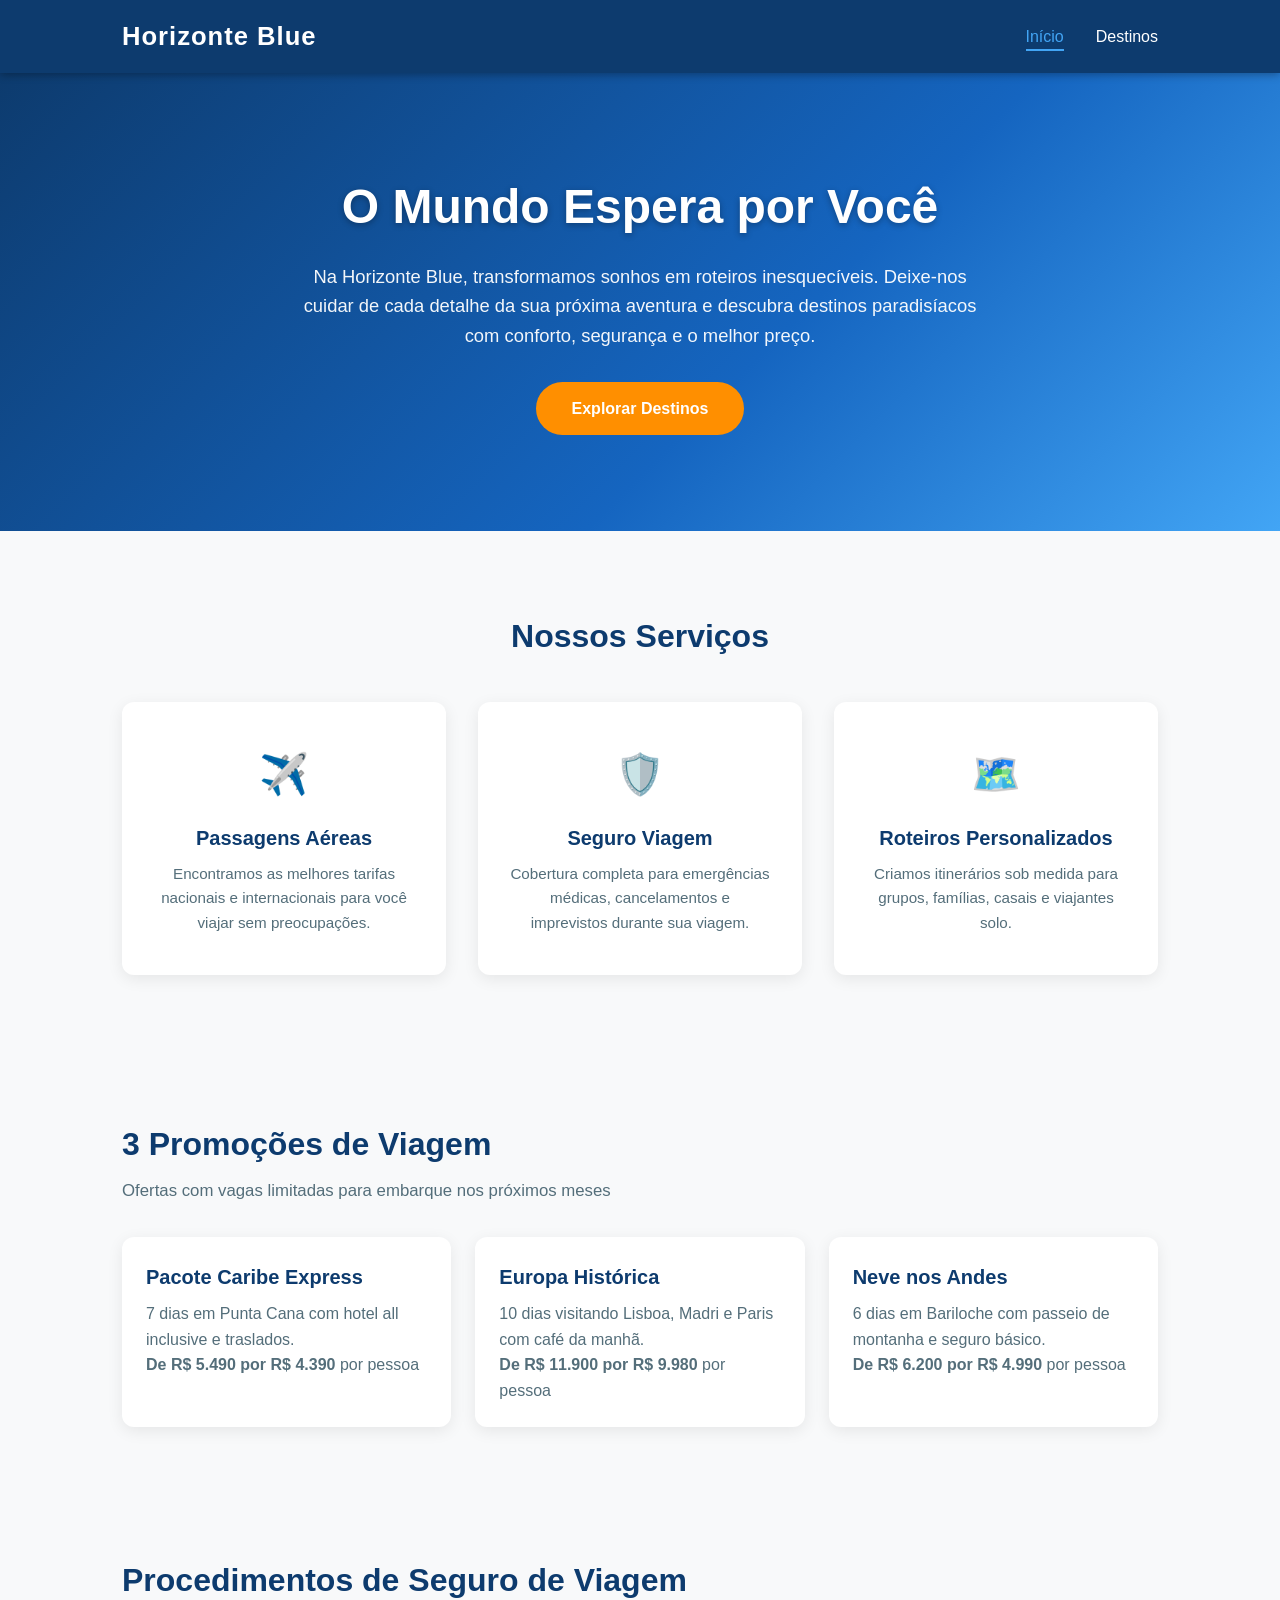
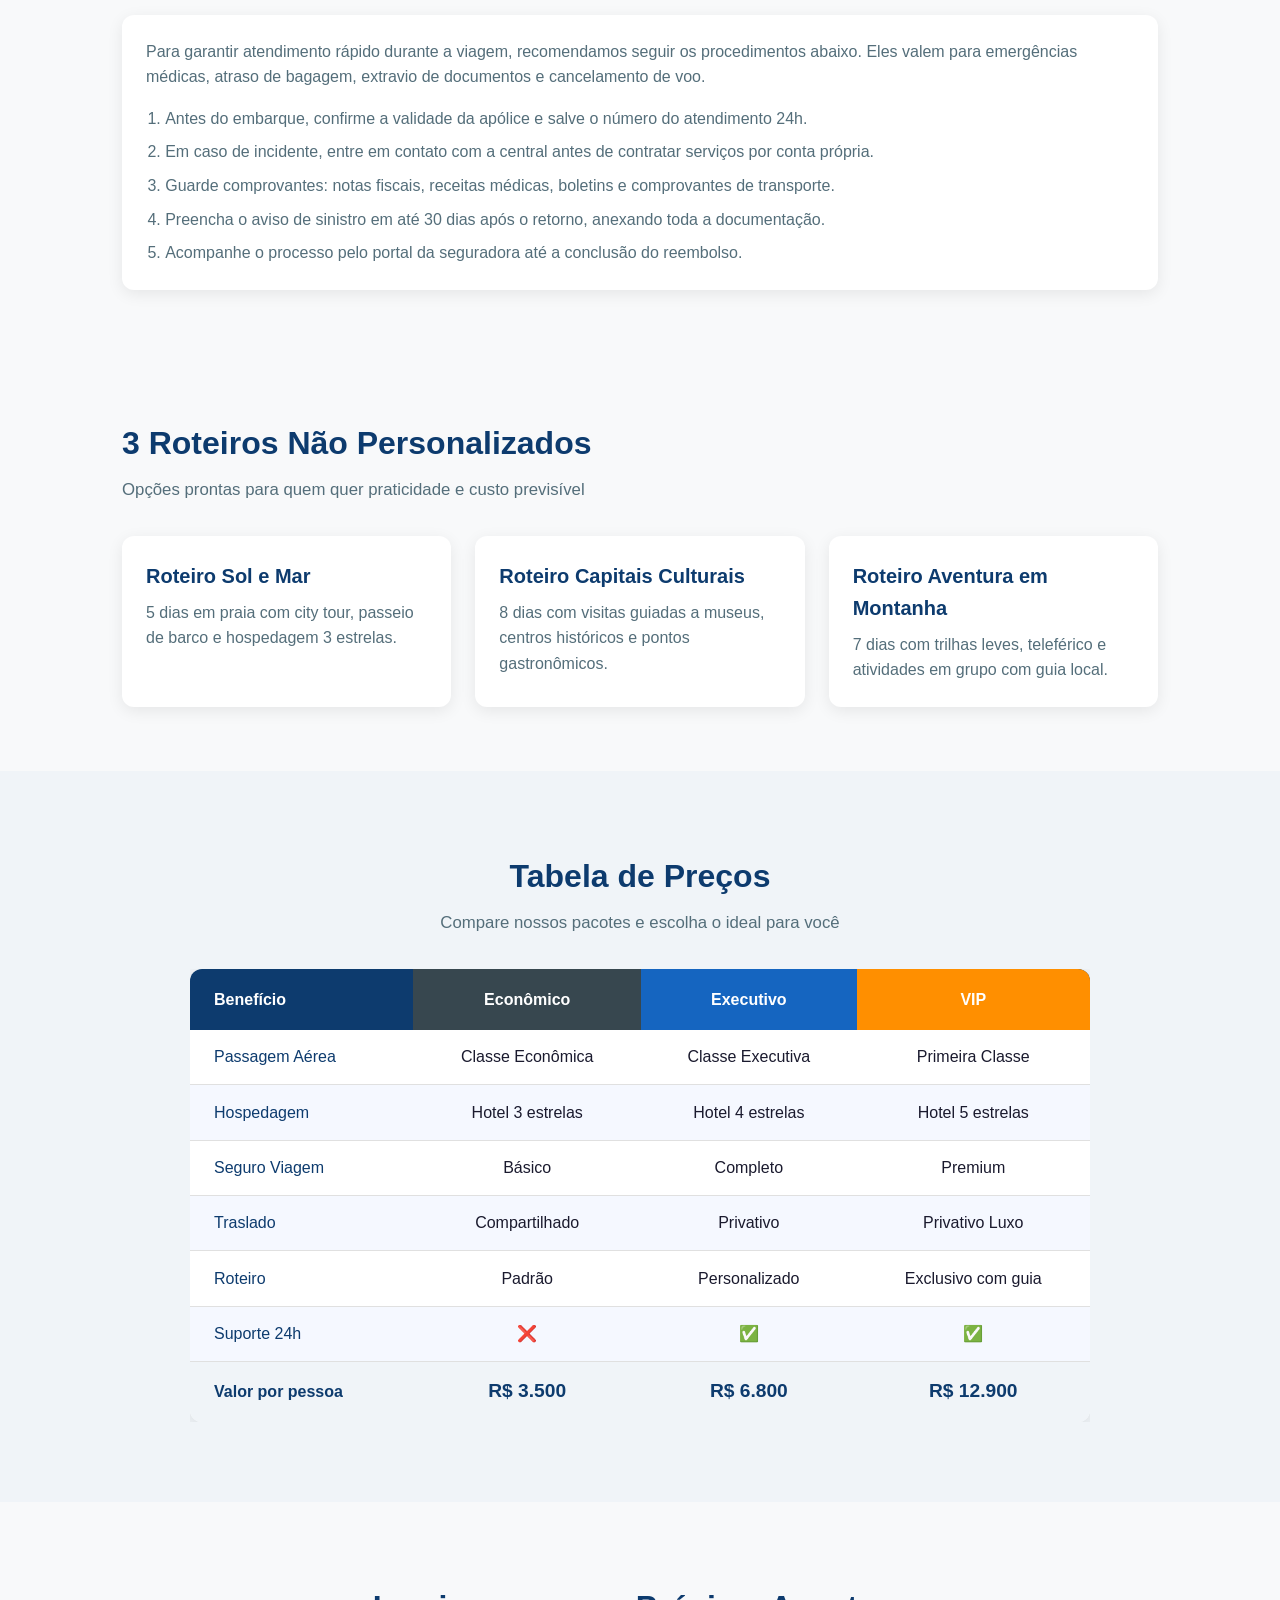
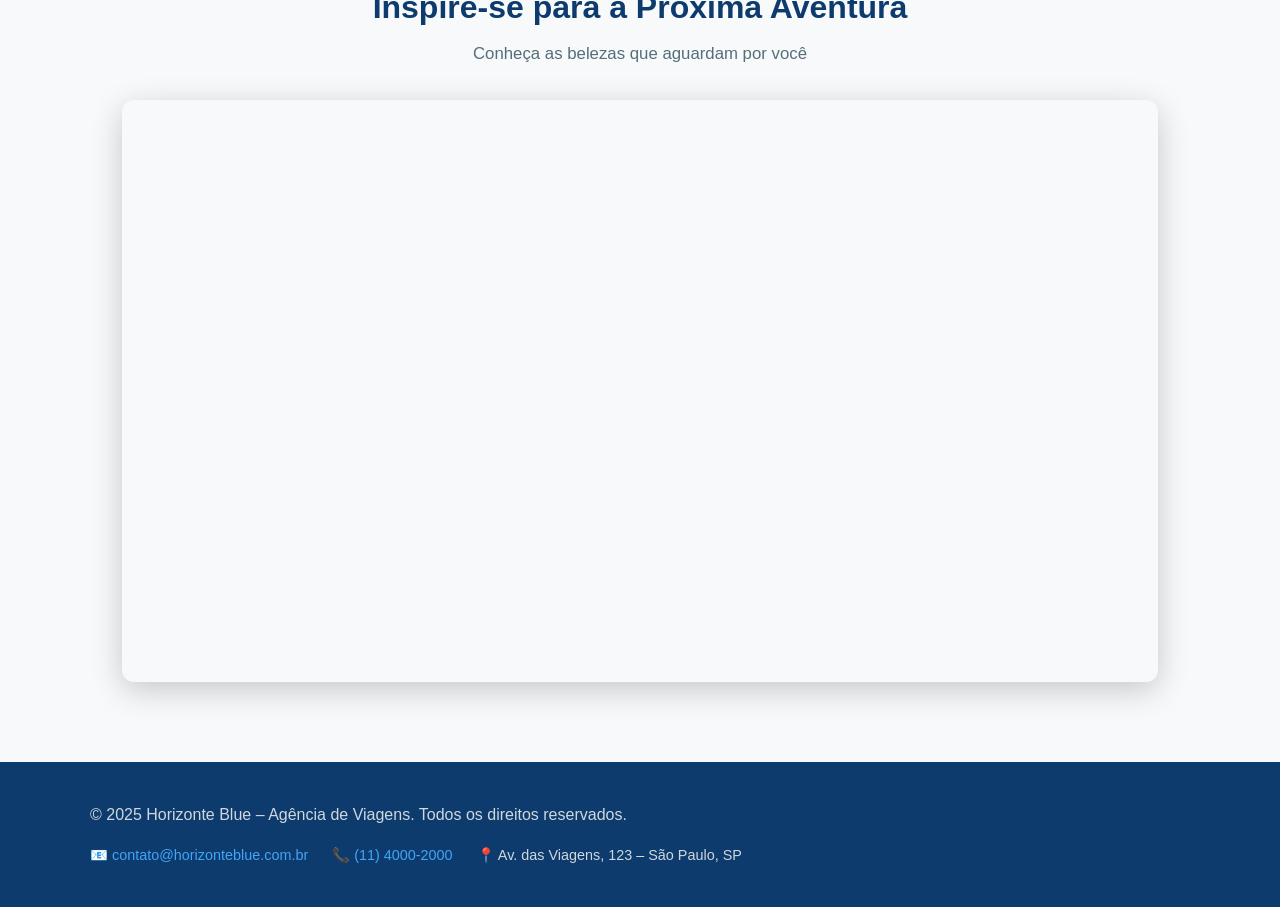
<file: index.html>
<!DOCTYPE html>
<html lang="pt-BR">
  <head>
    <meta charset="UTF-8" />
    <meta name="viewport" content="width=device-width, initial-scale=1.0" />
    <title>Horizonte Blue – Agência de Viagens</title>
    <link rel="stylesheet" href="style.css" />
  </head>
  <body>

    <header>
      <div class="header-inner">
        <h1 class="logo">Horizonte Blue</h1>
        <nav>
          <ul>
            <li><a href="index.html" class="active">Início</a></li>
            <li><a href="destinos.html">Destinos</a></li>
          </ul>
        </nav>
      </div>
    </header>

    <main>

      <!-- Banner de Boas-Vindas -->
      <section class="hero">
        <div class="hero-content">
          <h2>O Mundo Espera por Você</h2>
          <p>
            Na Horizonte Blue, transformamos sonhos em roteiros inesquecíveis.
            Deixe-nos cuidar de cada detalhe da sua próxima aventura e descubra
            destinos paradisíacos com conforto, segurança e o melhor preço.
          </p>
          <a href="destinos.html" class="btn-primary">Explorar Destinos</a>
        </div>
      </section>

      <!-- Serviços -->
      <section class="services" id="servicos">
        <h2>Nossos Serviços</h2>
        <ul class="services-list">
          <li class="service-item">
            <span class="service-icon">✈️</span>
            <h3>Passagens Aéreas</h3>
            <p>Encontramos as melhores tarifas nacionais e internacionais para você viajar sem preocupações.</p>
          </li>
          <li class="service-item">
            <span class="service-icon">🛡️</span>
            <h3>Seguro Viagem</h3>
            <p>Cobertura completa para emergências médicas, cancelamentos e imprevistos durante sua viagem.</p>
          </li>
          <li class="service-item">
            <span class="service-icon">🗺️</span>
            <h3>Roteiros Personalizados</h3>
            <p>Criamos itinerários sob medida para grupos, famílias, casais e viajantes solo.</p>
          </li>
        </ul>
      </section>

      <!-- Promoções de Viagem -->
      <section class="promotions" id="promocoes">
        <h2>3 Promoções de Viagem</h2>
        <p class="section-subtitle">Ofertas com vagas limitadas para embarque nos próximos meses</p>
        <div class="promo-grid">
          <article class="promo-card">
            <h3>Pacote Caribe Express</h3>
            <p>7 dias em Punta Cana com hotel all inclusive e traslados.</p>
            <p><strong>De R$ 5.490 por R$ 4.390</strong> por pessoa</p>
          </article>
          <article class="promo-card">
            <h3>Europa Histórica</h3>
            <p>10 dias visitando Lisboa, Madri e Paris com café da manhã.</p>
            <p><strong>De R$ 11.900 por R$ 9.980</strong> por pessoa</p>
          </article>
          <article class="promo-card">
            <h3>Neve nos Andes</h3>
            <p>6 dias em Bariloche com passeio de montanha e seguro básico.</p>
            <p><strong>De R$ 6.200 por R$ 4.990</strong> por pessoa</p>
          </article>
        </div>
      </section>

      <!-- Procedimentos de Seguro -->
      <section class="insurance-procedures" id="seguro">
        <h2>Procedimentos de Seguro de Viagem</h2>
        <article class="doc-card">
          <p>
            Para garantir atendimento rápido durante a viagem, recomendamos seguir os procedimentos abaixo.
            Eles valem para emergências médicas, atraso de bagagem, extravio de documentos e cancelamento de voo.
          </p>
          <ol>
            <li>Antes do embarque, confirme a validade da apólice e salve o número do atendimento 24h.</li>
            <li>Em caso de incidente, entre em contato com a central antes de contratar serviços por conta própria.</li>
            <li>Guarde comprovantes: notas fiscais, receitas médicas, boletins e comprovantes de transporte.</li>
            <li>Preencha o aviso de sinistro em até 30 dias após o retorno, anexando toda a documentação.</li>
            <li>Acompanhe o processo pelo portal da seguradora até a conclusão do reembolso.</li>
          </ol>
        </article>
      </section>

      <!-- Roteiros Não Personalizados -->
      <section class="standard-itineraries" id="roteiros-padrao">
        <h2>3 Roteiros Não Personalizados</h2>
        <p class="section-subtitle">Opções prontas para quem quer praticidade e custo previsível</p>
        <div class="itinerary-grid">
          <article class="itinerary-card">
            <h3>Roteiro Sol e Mar</h3>
            <p>5 dias em praia com city tour, passeio de barco e hospedagem 3 estrelas.</p>
          </article>
          <article class="itinerary-card">
            <h3>Roteiro Capitais Culturais</h3>
            <p>8 dias com visitas guiadas a museus, centros históricos e pontos gastronômicos.</p>
          </article>
          <article class="itinerary-card">
            <h3>Roteiro Aventura em Montanha</h3>
            <p>7 dias com trilhas leves, teleférico e atividades em grupo com guia local.</p>
          </article>
        </div>
      </section>

      <!-- Tabela de Preços -->
      <section class="pricing" id="precos">
        <h2>Tabela de Preços</h2>
        <p class="section-subtitle">Compare nossos pacotes e escolha o ideal para você</p>
        <div class="table-wrapper">
          <table>
            <thead>
              <tr>
                <th>Benefício</th>
                <th class="plan-econômico">Econômico</th>
                <th class="plan-executivo">Executivo</th>
                <th class="plan-vip">VIP</th>
              </tr>
            </thead>
            <tbody>
              <tr>
                <td>Passagem Aérea</td>
                <td>Classe Econômica</td>
                <td>Classe Executiva</td>
                <td>Primeira Classe</td>
              </tr>
              <tr>
                <td>Hospedagem</td>
                <td>Hotel 3 estrelas</td>
                <td>Hotel 4 estrelas</td>
                <td>Hotel 5 estrelas</td>
              </tr>
              <tr>
                <td>Seguro Viagem</td>
                <td>Básico</td>
                <td>Completo</td>
                <td>Premium</td>
              </tr>
              <tr>
                <td>Traslado</td>
                <td>Compartilhado</td>
                <td>Privativo</td>
                <td>Privativo Luxo</td>
              </tr>
              <tr>
                <td>Roteiro</td>
                <td>Padrão</td>
                <td>Personalizado</td>
                <td>Exclusivo com guia</td>
              </tr>
              <tr>
                <td>Suporte 24h</td>
                <td>❌</td>
                <td>✅</td>
                <td>✅</td>
              </tr>
              <tr class="price-row">
                <td><strong>Valor por pessoa</strong></td>
                <td><strong class="price">R$ 3.500</strong></td>
                <td><strong class="price">R$ 6.800</strong></td>
                <td><strong class="price">R$ 12.900</strong></td>
              </tr>
            </tbody>
          </table>
        </div>
      </section>

      <!-- Vídeo Promocional -->
      <section class="video-section" id="video">
        <h2>Inspire-se para a Próxima Aventura</h2>
        <p class="section-subtitle">Conheça as belezas que aguardam por você</p>
        <div class="video-wrapper">
          <iframe
            src="https://www.youtube.com/embed/eB7s2gHqRaU"
            title="Vídeo Promocional – Horizonte Blue"
            allow="accelerometer; autoplay; clipboard-write; encrypted-media; gyroscope; picture-in-picture"
            allowfullscreen
          ></iframe>
        </div>
      </section>

    </main>

    <footer>
      <div class="footer-inner">
        <p>&copy; 2025 Horizonte Blue – Agência de Viagens. Todos os direitos reservados.</p>
        <address>
          <p>📧 <a href="mailto:contato@horizonteblue.com.br">contato@horizonteblue.com.br</a></p>
          <p>📞 <a href="tel:+551140002000">(11) 4000-2000</a></p>
          <p>📍 Av. das Viagens, 123 – São Paulo, SP</p>
        </address>
      </div>
    </footer>

  </body>
</html>
</file>
<file: style.css>
/* =====================================================
   style.css – Horizonte Blue Agência de Viagens
   ===================================================== */

/* ── Reset & Base ── */
*, *::before, *::after {
  box-sizing: border-box;
  margin: 0;
  padding: 0;
}

html {
  scroll-behavior: smooth;
}

body {
  font-family: 'Segoe UI', Tahoma, Geneva, Verdana, sans-serif;
  font-size: 16px;
  line-height: 1.6;
  color: #1a1a2e;
  background-color: #f8f9fa;
}

img {
  max-width: 100%;
  height: auto;
  display: block;
}

a {
  color: inherit;
  text-decoration: none;
}

ul {
  list-style: none;
}

/* ── Colors ── */
:root {
  --blue-dark:   #0d3b6e;
  --blue-mid:    #1565c0;
  --blue-light:  #42a5f5;
  --accent:      #ff8f00;
  --accent-dark: #e65100;
  --white:       #ffffff;
  --gray-light:  #f0f4f8;
  --gray-mid:    #b0bec5;
  --text-dark:   #1a1a2e;
}

/* ── Typography helpers ── */
h2 {
  font-size: 2rem;
  color: var(--blue-dark);
  margin-bottom: 0.5rem;
}

h3 {
  font-size: 1.25rem;
  color: var(--blue-dark);
  margin-bottom: 0.5rem;
}

.section-subtitle {
  color: #546e7a;
  margin-bottom: 2rem;
  font-size: 1.05rem;
}

/* ── Header ── */
header {
  background-color: var(--blue-dark);
  color: var(--white);
  position: sticky;
  top: 0;
  z-index: 100;
  box-shadow: 0 2px 8px rgba(0, 0, 0, 0.3);
}

.header-inner {
  max-width: 1100px;
  margin: 0 auto;
  padding: 1rem 2rem;
  display: flex;
  align-items: center;
  justify-content: space-between;
  flex-wrap: wrap;
  gap: 1rem;
}

.logo {
  font-size: 1.6rem;
  font-weight: 700;
  letter-spacing: 1px;
  color: var(--white);
}

.logo span {
  color: var(--blue-light);
}

/* ── Navigation ── */
nav ul {
  display: flex;
  gap: 2rem;
}

nav a {
  color: var(--white);
  font-weight: 500;
  padding: 0.3rem 0;
  border-bottom: 2px solid transparent;
  transition: border-color 0.2s, color 0.2s;
}

nav a:hover,
nav a.active {
  color: var(--blue-light);
  border-bottom-color: var(--blue-light);
}

/* ── Hero / Banner ── */
.hero {
  background: linear-gradient(135deg, var(--blue-dark) 0%, var(--blue-mid) 60%, var(--blue-light) 100%);
  color: var(--white);
  text-align: center;
  padding: 6rem 2rem;
}

.hero-content {
  max-width: 700px;
  margin: 0 auto;
}

.hero h2 {
  font-size: 3rem;
  color: var(--white);
  margin-bottom: 1rem;
  text-shadow: 0 2px 6px rgba(0, 0, 0, 0.3);
}

.hero p {
  font-size: 1.15rem;
  margin-bottom: 2rem;
  opacity: 0.95;
}

/* ── Page Hero (destinos.html) ── */
.page-hero {
  background: linear-gradient(135deg, var(--blue-dark) 0%, var(--blue-mid) 100%);
  color: var(--white);
  text-align: center;
  padding: 4rem 2rem;
}

.page-hero h2 {
  font-size: 2.5rem;
  color: var(--white);
  margin-bottom: 0.75rem;
}

.page-hero p {
  font-size: 1.1rem;
  opacity: 0.9;
}

/* ── Button ── */
.btn-primary {
  display: inline-block;
  background-color: var(--accent);
  color: var(--white);
  font-weight: 700;
  font-size: 1rem;
  padding: 0.85rem 2.2rem;
  border-radius: 50px;
  border: none;
  cursor: pointer;
  transition: background-color 0.2s, transform 0.15s;
  text-decoration: none;
}

.btn-primary:hover {
  background-color: var(--accent-dark);
  transform: translateY(-2px);
}

/* ── Services ── */
.services {
  max-width: 1100px;
  margin: 0 auto;
  padding: 5rem 2rem;
  text-align: center;
}

.services h2 {
  margin-bottom: 0.5rem;
}

.services-list {
  display: grid;
  grid-template-columns: repeat(auto-fit, minmax(260px, 1fr));
  gap: 2rem;
  margin-top: 2.5rem;
}

.service-item {
  background: var(--white);
  border-radius: 12px;
  padding: 2.5rem 2rem;
  box-shadow: 0 4px 16px rgba(0, 0, 0, 0.08);
  transition: transform 0.2s, box-shadow 0.2s;
}

.service-item:hover {
  transform: translateY(-4px);
  box-shadow: 0 8px 24px rgba(0, 0, 0, 0.12);
}

.service-icon {
  font-size: 2.5rem;
  display: block;
  margin-bottom: 1rem;
}

.service-item p {
  color: #546e7a;
  font-size: 0.95rem;
}

/* ── Promotions, Insurance and Standard Itineraries ── */
.promotions,
.insurance-procedures,
.standard-itineraries {
  max-width: 1100px;
  margin: 0 auto;
  padding: 4rem 2rem;
}

.promo-grid,
.itinerary-grid {
  display: grid;
  grid-template-columns: repeat(auto-fit, minmax(250px, 1fr));
  gap: 1.5rem;
}

.promo-card,
.itinerary-card,
.doc-card {
  background: var(--white);
  border-radius: 12px;
  box-shadow: 0 4px 16px rgba(0, 0, 0, 0.08);
  padding: 1.5rem;
}

.promo-card p,
.itinerary-card p,
.doc-card p,
.doc-card li {
  color: #546e7a;
}

.doc-card ol {
  margin-top: 1rem;
  padding-left: 1.2rem;
}

.doc-card li + li {
  margin-top: 0.5rem;
}

/* ── Pricing Table ── */
.pricing {
  background-color: var(--gray-light);
  padding: 5rem 2rem;
  text-align: center;
}

.pricing h2 {
  margin-bottom: 0.5rem;
}

.table-wrapper {
  overflow-x: auto;
  max-width: 900px;
  margin: 0 auto;
}

table {
  width: 100%;
  border-collapse: collapse;
  background: var(--white);
  border-radius: 12px;
  overflow: hidden;
  box-shadow: 0 4px 20px rgba(0, 0, 0, 0.1);
}

thead tr {
  background-color: var(--blue-dark);
  color: var(--white);
}

th {
  padding: 1.1rem 1.5rem;
  font-size: 1rem;
  text-align: center;
}

th:first-child {
  text-align: left;
}

td {
  padding: 0.9rem 1.5rem;
  border-bottom: 1px solid #e0e0e0;
  text-align: center;
}

td:first-child {
  text-align: left;
  font-weight: 500;
  color: var(--blue-dark);
}

tbody tr:last-child td {
  border-bottom: none;
}

tbody tr:nth-child(even) {
  background-color: #f5f8ff;
}

.plan-econômico  { background-color: #37474f; }
.plan-executivo  { background-color: var(--blue-mid); }
.plan-vip        { background-color: var(--accent); }

.price-row td {
  background-color: var(--gray-light);
}

.price {
  font-size: 1.2rem;
  color: var(--blue-dark);
}

/* ── Video Section ── */
.video-section {
  max-width: 1100px;
  margin: 0 auto;
  padding: 5rem 2rem;
  text-align: center;
}

.video-section h2 {
  margin-bottom: 0.5rem;
}

.video-wrapper {
  position: relative;
  padding-bottom: 56.25%; /* 16:9 */
  height: 0;
  overflow: hidden;
  border-radius: 12px;
  box-shadow: 0 8px 32px rgba(0, 0, 0, 0.2);
  margin-top: 1.5rem;
}

.video-wrapper iframe {
  position: absolute;
  inset: 0;
  width: 100%;
  height: 100%;
  border: none;
}

/* ── Filters ── */
.filters {
  max-width: 1100px;
  margin: 0 auto;
  padding: 3rem 2rem 1rem;
}

.filters h2 {
  margin-bottom: 1.25rem;
  font-size: 1.4rem;
}

.filter-form {
  display: flex;
  flex-wrap: wrap;
  gap: 1.25rem;
  align-items: center;
}

.filter-label {
  display: flex;
  align-items: center;
  gap: 0.5rem;
  font-size: 1rem;
  font-weight: 500;
  cursor: pointer;
  padding: 0.6rem 1.4rem;
  border: 2px solid var(--blue-mid);
  border-radius: 50px;
  transition: background-color 0.2s, color 0.2s;
  color: var(--blue-mid);
}

.filter-label:hover {
  background-color: var(--blue-mid);
  color: var(--white);
}

.filter-label input[type="checkbox"] {
  accent-color: var(--blue-mid);
  width: 1rem;
  height: 1rem;
}

.filter-status {
  margin-top: 1rem;
  color: #546e7a;
}

.btn-secondary {
  display: inline-flex;
  align-items: center;
  justify-content: center;
  background-color: var(--white);
  color: var(--blue-mid);
  border: 2px solid var(--blue-mid);
  border-radius: 50px;
  padding: 0.7rem 1.2rem;
  font-weight: 700;
  cursor: pointer;
  transition: background-color 0.2s, color 0.2s;
}

.btn-secondary:hover {
  background-color: var(--blue-mid);
  color: var(--white);
}

/* ── Destination Cards ── */
.destinations {
  max-width: 1100px;
  margin: 0 auto;
  padding: 2rem 2rem 5rem;
}

.destinations h2 {
  margin-bottom: 2rem;
}

.cards-grid {
  display: grid;
  grid-template-columns: repeat(auto-fill, minmax(300px, 1fr));
  gap: 2rem;
}

.card {
  background: var(--white);
  border-radius: 12px;
  overflow: hidden;
  box-shadow: 0 4px 16px rgba(0, 0, 0, 0.08);
  transition: transform 0.2s, box-shadow 0.2s;
}

.card:hover {
  transform: translateY(-4px);
  box-shadow: 0 8px 28px rgba(0, 0, 0, 0.14);
}

.card.is-hidden {
  display: none;
}

.card img {
  width: 100%;
  height: 200px;
  object-fit: cover;
}

.card-body {
  padding: 1.5rem;
}

.card-body h3 {
  margin-bottom: 1rem;
  font-size: 1.2rem;
}

/* ── Definition List (dl) ── */
dl {
  display: grid;
  grid-template-columns: auto 1fr;
  gap: 0.35rem 1rem;
}

dt {
  font-weight: 700;
  color: var(--blue-dark);
  font-size: 0.9rem;
  align-self: start;
}

dd {
  color: #546e7a;
  font-size: 0.9rem;
}

/* ── Quote Form ── */
.quote-form {
  background-color: var(--gray-light);
  padding: 5rem 2rem;
}

.quote-form h2 {
  text-align: center;
  margin-bottom: 0.5rem;
}

.quote-form .section-subtitle {
  text-align: center;
  margin-bottom: 2.5rem;
}

.form {
  max-width: 620px;
  margin: 0 auto;
  background: var(--white);
  padding: 2.5rem 3rem;
  border-radius: 12px;
  box-shadow: 0 4px 20px rgba(0, 0, 0, 0.1);
}

.form-group {
  margin-bottom: 1.5rem;
}

.form-group label {
  display: block;
  font-weight: 600;
  margin-bottom: 0.4rem;
  color: var(--blue-dark);
  font-size: 0.95rem;
}

.form-group input,
.form-group textarea,
.form-group select {
  width: 100%;
  padding: 0.75rem 1rem;
  border: 1.5px solid #b0bec5;
  border-radius: 8px;
  font-size: 1rem;
  font-family: inherit;
  transition: border-color 0.2s, box-shadow 0.2s;
  background-color: #fafafa;
}

.form-group input:focus,
.form-group textarea:focus,
.form-group select:focus {
  outline: none;
  border-color: var(--blue-mid);
  box-shadow: 0 0 0 3px rgba(21, 101, 192, 0.15);
  background-color: var(--white);
}

.form-group textarea {
  resize: vertical;
}

.required {
  color: #e53935;
}

.form .btn-primary {
  font-size: 1.05rem;
  padding: 0.95rem;
}

.cost-preview {
  background-color: #e8f0fe;
  color: var(--blue-dark);
  border-left: 4px solid var(--blue-mid);
  padding: 0.8rem 1rem;
  border-radius: 8px;
  margin-bottom: 1rem;
}

.form-actions {
  display: flex;
  gap: 0.8rem;
}

.form-actions .btn-primary,
.form-actions .btn-secondary {
  flex: 1;
}

#cancelar-edicao {
  display: none;
}

/* ── Budget list ── */
.budgets {
  max-width: 1100px;
  margin: 0 auto;
  padding: 4rem 2rem 5rem;
}

.markdown-actions {
  display: flex;
  align-items: center;
  gap: 1rem;
  margin-bottom: 1.2rem;
  flex-wrap: wrap;
}

.markdown-status {
  color: #546e7a;
  font-size: 0.95rem;
}

.budget-table {
  width: 100%;
  border-collapse: collapse;
  background-color: var(--white);
}

.budget-table th,
.budget-table td {
  padding: 0.8rem;
  border-bottom: 1px solid #e0e0e0;
  text-align: left;
  vertical-align: middle;
}

.budget-table th {
  background-color: var(--blue-dark);
  color: var(--white);
}

.actions-cell {
  display: flex;
  flex-wrap: wrap;
  gap: 0.4rem;
}

.btn-table {
  background-color: var(--blue-mid);
  color: var(--white);
  border: none;
  border-radius: 6px;
  padding: 0.4rem 0.6rem;
  font-size: 0.85rem;
  cursor: pointer;
}

.btn-table.danger {
  background-color: #c62828;
}

.budget-empty {
  margin-top: 1rem;
  color: #546e7a;
}

/* ── Footer ── */
footer {
  background-color: var(--blue-dark);
  color: #cfd8dc;
  padding: 2.5rem 2rem;
}

.footer-inner {
  max-width: 1100px;
  margin: 0 auto;
  display: flex;
  flex-wrap: wrap;
  align-items: center;
  justify-content: space-between;
  gap: 1rem;
}

footer address {
  font-style: normal;
  display: flex;
  flex-wrap: wrap;
  gap: 0.5rem 1.5rem;
}

footer address p {
  font-size: 0.9rem;
}

footer a {
  color: var(--blue-light);
  transition: color 0.2s;
}

footer a:hover {
  color: var(--white);
}

/* ── Responsive ── */
@media (max-width: 640px) {
  .hero h2     { font-size: 2rem; }
  .page-hero h2 { font-size: 1.8rem; }
  h2           { font-size: 1.6rem; }

  .header-inner {
    flex-direction: column;
    text-align: center;
  }

  nav ul {
    gap: 1rem;
  }

  .form {
    padding: 2rem 1.5rem;
  }

  .form-actions {
    flex-direction: column;
  }

  .budget-table {
    min-width: 800px;
  }

  .markdown-actions {
    flex-direction: column;
    align-items: flex-start;
  }

  .footer-inner {
    flex-direction: column;
    text-align: center;
  }

  footer address {
    justify-content: center;
  }
}
</file>
